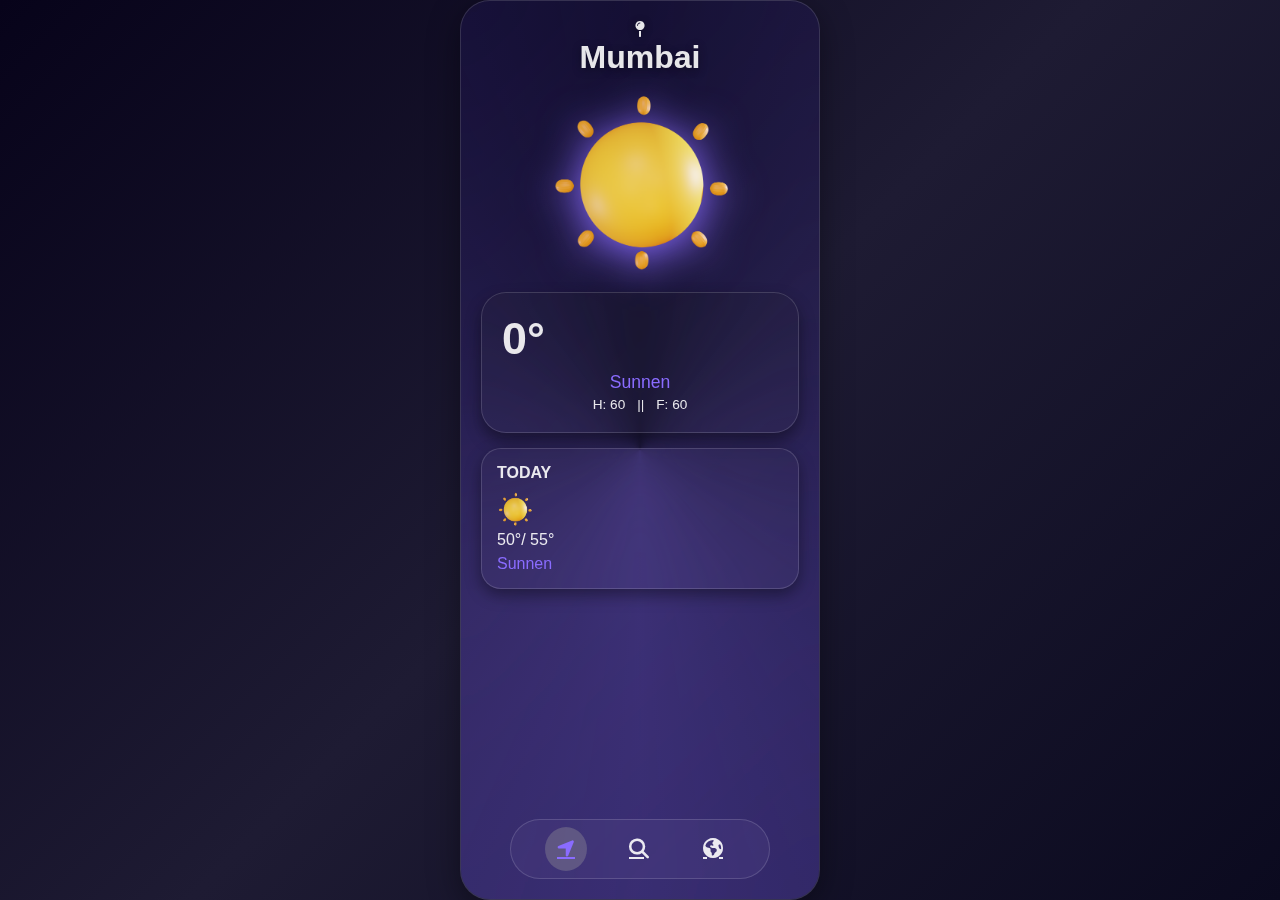
<file: weather-main/weather-main/index.html>
<!DOCTYPE html>
<html lang="en">

<head>
  <meta charset="UTF-8" />
  <meta name="viewport" content="width=device-width, initial-scale=1.0" />
  <!-- links -->
  <link rel="icon" type="png" href="img/icon.png" />
  <link rel="stylesheet" href="https://cdnjs.cloudflare.com/ajax/libs/font-awesome/6.4.0/css/all.min.css" />
  <link rel="stylesheet" href="css/style.css" />
  <!-- Title -->
  <title>Weather App</title>
</head>

<body>
  <div class="pc">
    <!-- nav section -->
    <nav>
      <ul>
        <li>
          <a class="active" href="index.html"><i class="fa-solid fa-location-arrow"></i></a>
        </li>
        <li>
          <a href="search.html"><i class="fa-solid fa-magnifying-glass"></i></a>
        </li>
        <li>
          <a href="world.html"><i class="fa-solid fa-earth-americas"></i></a>
        </li>
      </ul>
    </nav>
    <!-- main section -->
    <div id="screen">
      <!-- city name -->
      <div class="city-name">
        <i class="fa-solid fa-map-pin"></i>
        <h1 id="city-name">Mumbai</h1>
      </div>
      <!-- weather icon -->
      <div class="weather-icon-css">
        <img class="weather-icon" src="img/sun.png" />
      </div>
      <!-- weather details -->
      <div class="weather-description">
        <div class="show-metric" id="metric">0°</div>
        <div class="weather-details">
          <div class="weather-main" id="weather-main">Sunnen</div>
          <div class="h-f">
            <div class="show-humidity">H: <span id="humidity">60</span></div>
            ||
            <div class="show-humidity">
              F: <span id="feels-like">60</span>
            </div>
          </div>
        </div>
      </div>
      <!-- Today-forecast -->
      <div class="forcasts-box">
        <div class="today-forecast">
          <h4>TODAY</h4>
          <div class="weather-icon-today">
            <img class="weather-icons" src="img/sun.png" />
          </div>
          <div class="temp-today">
            <span id="temp-min-today">50°</span><span>/ </span><span id="temp-max-today">55°</span>
          </div>
          <div class="weather-main-today" id="weather-main">Sunnen</div>
        </div>
      </div>
    </div>
  </div>
  <!-- script -->
  <script src="js/main.js"></script>
</body>

</html>
</file>
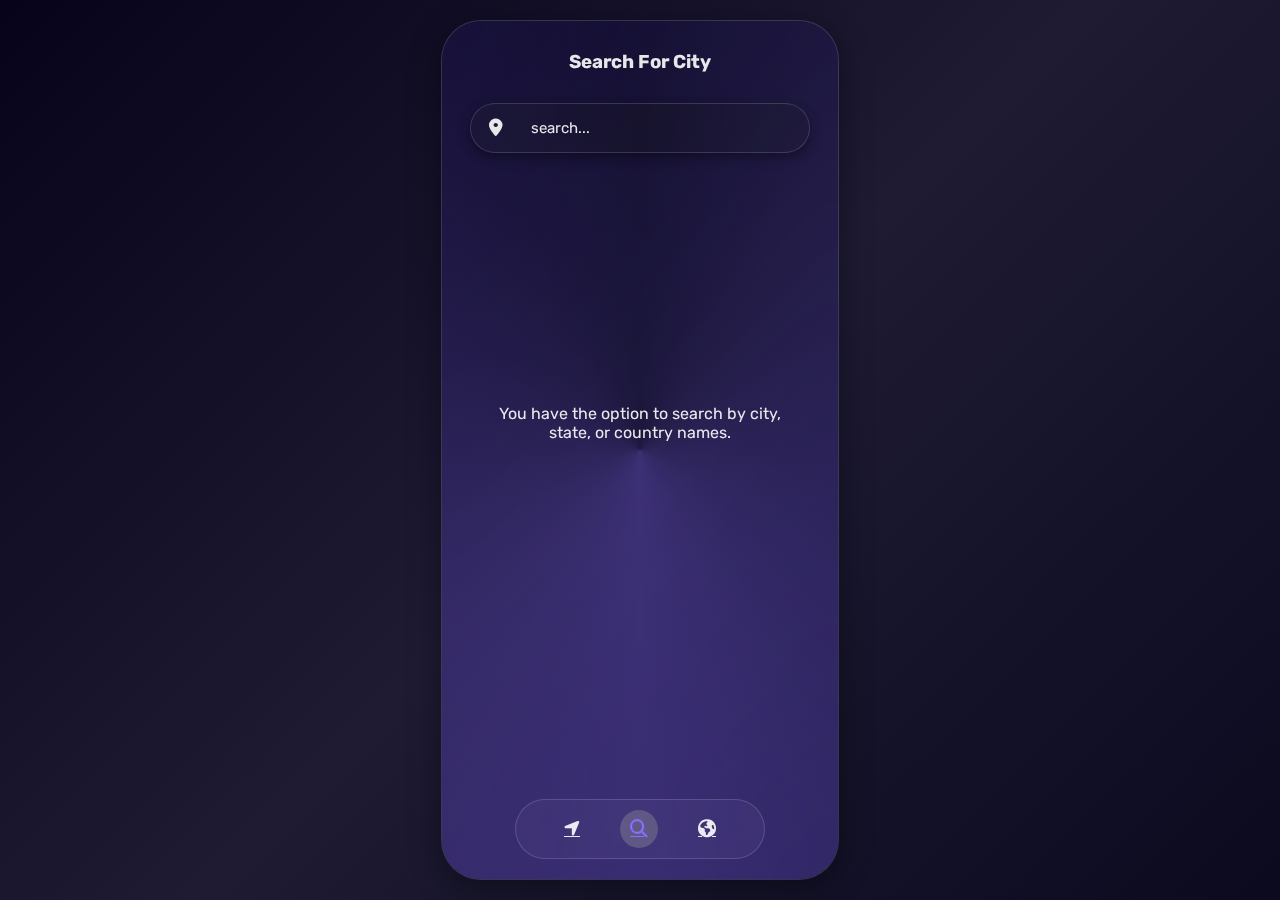
<file: weather-main/weather-main/search.html>
<!DOCTYPE html>
<html lang="en">

<head>
  <meta charset="UTF-8">
  <meta name="viewport" content="width=device-width, initial-scale=1.0">
  <!-- links -->
  <link rel="icon" type="png" href="img/icon.png" />
  <link rel="stylesheet" href="https://cdnjs.cloudflare.com/ajax/libs/font-awesome/6.4.0/css/all.min.css" />
  <link rel="stylesheet" href="css/search.css" />
  <!-- Title -->
  <title>Document</title>
</head>

<body>
  <div class="pc">
    <!-- nav section -->
    <nav>
      <ul>
        <li><a href="index.html"><i class="fa-solid fa-location-arrow"></i></a></li>
        <li><a class="active" href="search.html"><i class="fa-solid fa-magnifying-glass"></i></a></li>
        <li><a href="world.html"><i class="fa-solid fa-earth-americas"></i></a></li>
      </ul>
    </nav>
    <!-- main section -->
    <h3>Search For City</h3>
    <!-- search -->
    <div class="search">
      <div class="search-icon"><i class="fa-solid fa-location-dot"></i></div>
      <input class="searchinput" type="text" placeholder="search...">
    </div>
    <!-- message -->
    <div class="message">
      <p>You have the option to search by city, state, or country names.</p>
    </div>
    <!-- error message -->
    <div class="error-message">
      <p>One of the specified locations (city, state, or country) was not found. Please try again</p>
    </div>
    <!-- weather -->
    <div class="return">
      <div class="box">
        <div class="weather-box">
          <div class="name">
            <div class="city-name">Landon</div>
            <div class="weather-temp">20°</div>
          </div>
          <div class="weather-icon"><img class="weather-img" src="img/haze.png" alt=""></div>
        </div>
        <!-- 1 -->
        <div class="weather-desc">
          <div class="desc-box">
            <div class="desc-icon"><i class="fa-solid fa-wind"></i></div>
            <div class="desc-name">Wind</div>
            <div class="desc-info wind">15 m/s</div>
          </div>

          <div class="desc-box">
            <div class="desc-icon"><i class="fa-solid fa-temperature-full"></i></div>
            <div class="desc-name">Pressure</div>
            <div class="desc-info pressure">15 mbar</div>
          </div>

          <div class="desc-box">
            <div class="desc-icon"><i class="fa-solid fa-droplet"></i></div>
            <div class="desc-name">Humidity</div>
            <div class="desc-info humidity">50%</div>
          </div>
        </div>
        <!-- 2 -->
        <div class="weather-desc">
          <div class="desc-box">
            <div class="desc-icon"><i class="fa-solid fa-sun"></i></div>
            <div class="desc-name">Sun Rise</div>
            <div class="desc-info sunrise">12:00:00</div>
          </div>

          <div class="desc-box">
            <div class="desc-icon"><i class="fa-solid fa-cloud-sun"></i></div>
            <div class="desc-name">Sun Set</div>
            <div class="desc-info sunset">12:00:00</div>
          </div>

        </div>
      </div>
    </div>
  </div>
  <!-- main.js -->
  <script src="js/search.js"></script>
</body>

</html>
</file>
<file: weather-main/weather-main/css/search.css>
@import url("https://fonts.googleapis.com/css2?family=Rubik:ital,wght@0,300..900;1,300..900&display=swap");

* {
  padding: 0;
  margin: 0;
  box-sizing: border-box;
  list-style: none;
  font-family: "Rubik", sans-serif;
  transition: all 0.4s ease;
}

:root {
  --font-main: rgba(255, 255, 255, 0.9);
  --accent: #8a6cff;
  --glass: rgba(20, 20, 30, 0.2);
  --border: rgba(255, 255, 255, 0.15);
  --shadow: rgba(0, 0, 0, 0.4);
}

html, body {
  height: 100%;
  overflow: hidden;
}

body {
  background: linear-gradient(135deg, #07031a, #1e1b33, #0b0a1f);
  display: flex;
  justify-content: center;
  align-items: center;
}

/* Main phone container */
.pc {
  width: 398px;
  height: 860px;
  margin: 0 auto;
  border-radius: 40px;
  background: var(--glass);
  backdrop-filter: blur(25px) saturate(180%);
  -webkit-backdrop-filter: blur(25px) saturate(180%);
  border: 1px solid var(--border);
  box-shadow: 0 8px 32px var(--shadow);
  position: relative;
  overflow: hidden;
}
.pc::before {
  content: '';
  position: absolute;
  top: -50%; left: -50%;
  width: 200%; height: 200%;
  background: conic-gradient(from 0deg, transparent, rgba(138,108,255,0.3), transparent);
  animation: rotate 8s linear infinite;
  pointer-events: none;
  z-index: -1;
}
@keyframes rotate { to { transform: rotate(360deg); } }

/* Fixed bottom nav */
nav {
  position: absolute;
  bottom: 20px;
  left: 50%;
  transform: translateX(-50%);
  width: 250px;
  height: 60px;
  border-radius: 40px;
  background: var(--glass);
  backdrop-filter: blur(20px);
  border: 1px solid var(--border);
  display: flex;
  justify-content: center;
  align-items: center;
  z-index: 2;
}
nav ul {
  display: flex;
  gap: 30px;
}
nav ul li a {
  color: var(--font-main);
  font-size: 18px;
  padding: 10px;
  border-radius: 50%;
  display: flex;
  align-items: center;
  justify-content: center;
  transition: transform 0.3s ease;
}
nav ul li a:hover {
  transform: translateY(-4px) scale(1.1);
  color: var(--accent);
  text-shadow: 0 0 12px var(--accent);
}
nav ul li a.active {
  background: rgba(255,255,255,0.2);
  backdrop-filter: blur(10px);
  color: var(--accent);
}

/* Page title */
h3 {
  color: var(--font-main);
  text-align: center;
  margin: 30px 0;
}

/* Search bar */
.search {
  width: 340px;
  height: 50px;
  margin: 0 auto 20px;
  border-radius: 40px;
  display: flex;
  align-items: center;
  background: var(--glass);
  backdrop-filter: blur(20px);
  border: 1px solid var(--border);
  box-shadow: 0 4px 12px var(--shadow);
}
.search-icon {
  width: 50px;
  display: flex;
  justify-content: center;
  align-items: center;
}
.search-icon i {
  font-size: 18px;
  color: var(--font-main);
}
.search input {
  flex: 1;
  padding: 10px;
  font-size: 15px;
  color: var(--font-main);
  background: transparent;
  border: none;
  outline: none;
}
.search input::placeholder {
  color: var(--font-main);
}

/* Error & message boxes */
.error-message p,
.message p {
  width: 100%;
  height: 500px;
  display: flex;
  justify-content: center;
  align-items: center;
  color: var(--font-main);
  text-align: center;
  padding: 40px;
}
.error-message { display: none; }
.message { display: block; }
.return { display: none; }

/* Forecast container */
.box {
  max-width: 360px;
  margin: 40px auto;
  padding: 0 20px;
}

/* Weather display */
.weather-box {
  max-width: 320px;
  height: 200px;
  margin: 10px auto;
  border-radius: 40px;
  background: var(--glass);
  backdrop-filter: blur(20px);
  border: 1px solid var(--border);
  box-shadow: 0 6px 20px var(--shadow);
  display: flex;
  align-items: center;
  position: relative;
}

/* City name & temperature */
.name {
  flex: 1;
  padding: 20px;
  color: var(--font-main);
  display: flex;
  flex-direction: column;
  justify-content: center;
  gap: 5px;
}
.city-name { font-size: 20px; }
.weather-temp { font-size: 60px; font-weight: 700; color: var(--accent); }

/* Icon float animation */
.weather-icon {
  width: 130px;
  display: flex;
  justify-content: center;
  align-items: center;
}
.weather-icon img {
  width: 100%;
  animation: float 4s ease-in-out infinite;
}

@keyframes float {
  0%,100% { transform: translateY(0); }
  50% { transform: translateY(-15px); }
}

/* Additional description boxes */
.weather-desc {
  display: flex;
  justify-content: center;
  gap: 10px;
  margin-top: 10px;
}
.desc-box {
  width: 100px;
  height: 100px;
  padding: 15px;
  border-radius: 20px;
  background: var(--glass);
  backdrop-filter: blur(20px);
  border: 1px solid var(--border);
  box-shadow: 0 4px 12px var(--shadow);
  color: var(--font-main);
  display: grid;
  place-content: center;
  gap: 5px;
}

/* Mobile fallback */
@media (max-width: 400px) {
  .pc {
    width: 100%;
    height: 100%;
    border: none;
    border-radius: 0;
  }
}
</file>
<file: weather-main/weather-main/css/style.css>
/* Reset and full-height setup */
* {
  padding: 0;
  margin: 0;
  box-sizing: border-box;
  list-style: none;
  font-family: "Rubik", sans-serif;
  transition: all 0.4s ease;
}

html, body {
  height: 100%;
  overflow: hidden;
}

:root {
  --font-main: rgba(255, 255, 255, 0.9);
  --accent: #8a6cff;
  --glass: rgba(20, 20, 30, 0.2);
  --border: rgba(255, 255, 255, 0.15);
  --shadow: rgba(0, 0, 0, 0.4);
}

body {
  background: linear-gradient(135deg, #07031a, #1e1b33, #0b0a1f);
  display: flex;
  justify-content: center;
  align-items: center;
}

/* Container fills viewport exactly */
.pc {
  width: 360px;
  max-width: 100%;
  height: 100%;
  border-radius: 30px;
  background: var(--glass);
  backdrop-filter: blur(25px) saturate(180%);
  -webkit-backdrop-filter: blur(25px) saturate(180%);
  border: 1px solid var(--border);
  box-shadow: 0 8px 32px var(--shadow);
  overflow: hidden;
  position: relative;
}

.pc::before {
  content: '';
  position: absolute;
  top: -50%; left: -50%;
  width: 200%; height: 200%;
  background: conic-gradient(from 0deg, transparent, rgba(138, 108, 255, 0.3), transparent);
  animation: rotate 8s linear infinite;
  pointer-events: none;
}

@keyframes rotate { to { transform: rotate(360deg); } }

/* Navigation bar remains positioned within container */
nav {
  position: absolute;
  bottom: 20px;
  left: 50%;
  transform: translateX(-50%);
  width: 260px;
  height: 60px;
  border-radius: 40px;
  background: var(--glass);
  backdrop-filter: blur(20px);
  border: 1px solid var(--border);
  display: flex;
  justify-content: center;
  align-items: center;
  z-index: 3;
}

nav ul {
  display: flex;
  gap: 30px;
}

nav ul li a {
  color: var(--font-main);
  font-size: 20px;
  padding: 12px;
  border-radius: 50%;
  display: inline-flex;
  justify-content: center;
  align-items: center;
}

nav ul li a:hover {
  transform: translateY(-6px) scale(1.1);
  color: var(--accent);
  text-shadow: 0 0 12px var(--accent);
}

nav ul li .active {
  background: rgba(255, 255, 255, 0.2);
  backdrop-filter: blur(10px);
  color: var(--accent);
}

/* Screen content now fixed — no scrollbar */
#screen {
  padding: 20px;
  position: relative;
  z-index: 1;
  height: calc(100% - 60px - 40px); /* subtract nav height + padding */
  overflow-y: hidden;
}

.city-name {
  color: var(--font-main);
  text-align: center;
  margin-bottom: 15px;
  text-shadow: 0 2px 8px var(--shadow);
}

.weather-icon-css img {
  width: 60%;
  margin: 0 auto;
  display: block;
  filter: drop-shadow(0 6px 20px var(--accent));
  animation: float 4s ease-in-out infinite;
}

@keyframes float {
  0%,100% { transform: translateY(0); }
  50% { transform: translateY(-15px); }
}

.weather-description {
  background: var(--glass);
  backdrop-filter: blur(20px);
  border: 1px solid var(--border);
  border-radius: 25px;
  padding: 20px;
  margin: 15px 0;
  box-shadow: 0 8px 16px var(--shadow);
}

.show-metric {
  font-size: 2.8rem;
  font-weight: 700;
  color: var(--font-main);
}

.weather-details {
  margin-top: 8px;
  color: var(--font-main);
  text-align: center;
}

.weather-main {
  font-size: 1.1rem;
  font-weight: 500;
  margin-bottom: 4px;
  color: var(--accent);
}

.h-f {
  display: flex;
  justify-content: center;
  gap: 12px;
  font-size: 0.85rem;
}

.forcasts-box {
  display: flex;
  flex-direction: column;
  gap: 15px;
}

.today-forecast, .forecast {
  background: var(--glass);
  backdrop-filter: blur(20px);
  border: 1px solid var(--border);
  border-radius: 20px;
  padding: 15px;
  box-shadow: 0 6px 16px var(--shadow);
  cursor: pointer;
  position: relative;
}

.today-forecast:hover, .forecast:hover {
  transform: translateY(-6px);
  box-shadow: 0 12px 24px var(--shadow);
}

.today-forecast h4, .forecast h5 {
  color: var(--font-main);
  margin-bottom: 10px;
}

.weather-icon-today img,
.weather-icons {
  width: 36px;
  animation: float 4s ease-in-out infinite;
}

.temp-today {
  font-size: 1rem;
  color: var(--font-main);
}

.weather-main-today {
  margin-top: 6px;
  color: var(--accent);
}

#forecast-box {
  display: flex;
  align-items: flex-end;
  gap: 12px;
  overflow-x: auto;
  padding-bottom: 8px;
  height: 120px;
}

.weather-forecast-box {
  flex: 0 0 auto;
  width: 50px;
  display: flex;
  flex-direction: column;
  align-items: center;
  justify-content: flex-end;
  background: rgba(255, 255, 255, 0.05);
  border: 1px solid var(--border);
  border-radius: 12px;
  padding: 6px 4px;
  transition: transform 0.3s ease, background 0.3s ease;
}

.weather-forecast-box h6 {
  font-size: 0.7rem;
  color: var(--font-main);
  margin-bottom: 4px;
}

.weather-forecast-box img {
  width: 24px;
  margin-bottom: 4px;
  animation: float 4s ease-in-out infinite;
}

.weather-forecast-box p {
  font-size: 0.7rem;
  color: var(--font-main);
  margin-top: 4px;
  white-space: nowrap;
  overflow: hidden;
  text-overflow: ellipsis;
}

.weather-forecast-box:hover {
  background: rgba(138, 108, 255, 0.2);
  transform: translateY(-4px) scale(1.05);
}

/* Responsive tweaks for very small screens */
@media (max-width: 380px) {
  #screen { padding: 15px 8px; }
  .city-name { margin-bottom: 12px; }
  .weather-description { padding: 18px; margin: 12px 0; }
  .today-forecast, .forecast { padding: 12px; }
}
```
</file>
